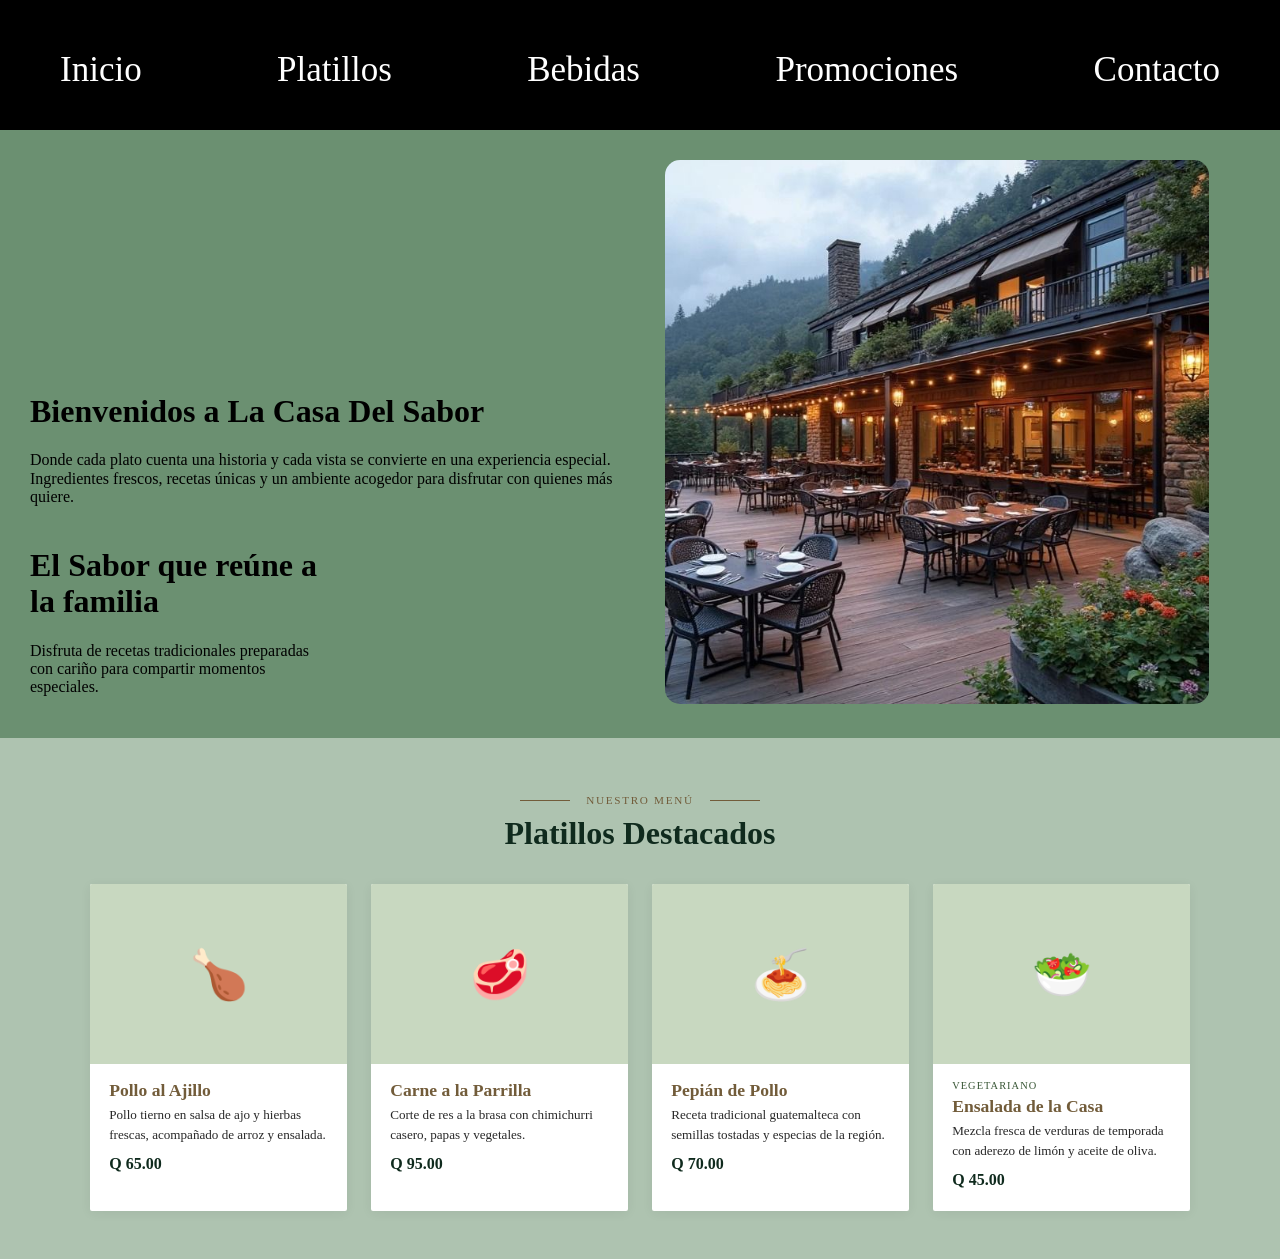
<file: index.html>
<!DOCTYPE html>
<html lang="en">
<head>
    <meta charset="UTF-8">
    <meta name="viewport" content="width=device-width, initial-scale=1.0">
    <title>Document</title>
    <link rel="stylesheet" href="css/normalize.css">
    <link rel="stylesheet" href="css/estilos.css">
</head>
<body>
    <nav class="barra">
        <ul>
            <li><a href="index.html">Inicio</a></li>
            <li><a href="platillos.html">Platillos</a></li>
            <li><a href="bebidas.html">Bebidas</a></li>
            <li><a href="promociones.html">Promociones</a></li>
            <li><a href="contacto.html">Contacto</a></li>
        </ul>
    </nav>
<div class="principal">

    <div class="contenido">
        <h1>Bienvenidos a La Casa Del Sabor</h1>

        <p>
            Donde cada plato cuenta una historia y cada vista se convierte
            en una experiencia especial. Ingredientes frescos, recetas únicas
            y un ambiente acogedor para disfrutar con quienes más quiere.
        </p>

        <div class="contenedor2">
            <h1>El Sabor que reúne a la familia</h1>

            <p>
                Disfruta de recetas tradicionales preparadas con cariño para
                compartir momentos especiales.
            </p>
        </div>
    </div>

    <div class="imagen">
        <img src="img1/La Cabaña.jpg" alt="">
    </div>

</div>

<div class="contenedor-tarjetas">
    <section class="platillos" id="platillos">
  <div class="seccion-header">
    <div class="linea"><span class="etiqueta">Nuestro menú</span></div>
    <h2>Platillos Destacados</h2>
  </div>
  <div class="platillos-grid">
 
    <div class="platillo-card">
      <div class="platillo-img">🍗</div>
      <div class="platillo-info">
        <h3 class="platillo-nombre">Pollo al Ajillo</h3>
        <p class="platillo-desc">Pollo tierno en salsa de ajo y hierbas frescas, acompañado de arroz y ensalada.</p>
        <span class="platillo-precio">Q 65.00</span>
      </div>
    </div>
 
    <div class="platillo-card">
      <div class="platillo-img">🥩</div>
      <div class="platillo-info">
        <h3 class="platillo-nombre">Carne a la Parrilla</h3>
        <p class="platillo-desc">Corte de res a la brasa con chimichurri casero, papas y vegetales.</p>
        <span class="platillo-precio">Q 95.00</span>
      </div>
    </div>
 
    <div class="platillo-card">
      <div class="platillo-img">🍝</div>
      <div class="platillo-info">
        <h3 class="platillo-nombre">Pepián de Pollo</h3>
        <p class="platillo-desc">Receta tradicional guatemalteca con semillas tostadas y especias de la región.</p>
        <span class="platillo-precio">Q 70.00</span>
      </div>
    </div>
 
    <div class="platillo-card">
      <div class="platillo-img">🥗</div>
      <div class="platillo-info">
        <p class="platillo-tag">Vegetariano</p>
        <h3 class="platillo-nombre">Ensalada de la Casa</h3>
        <p class="platillo-desc">Mezcla fresca de verduras de temporada con aderezo de limón y aceite de oliva.</p>
        <span class="platillo-precio">Q 45.00</span>
      </div>
    </div>
 
  </div>
</section>
</div>


</body>
</html>
</file>
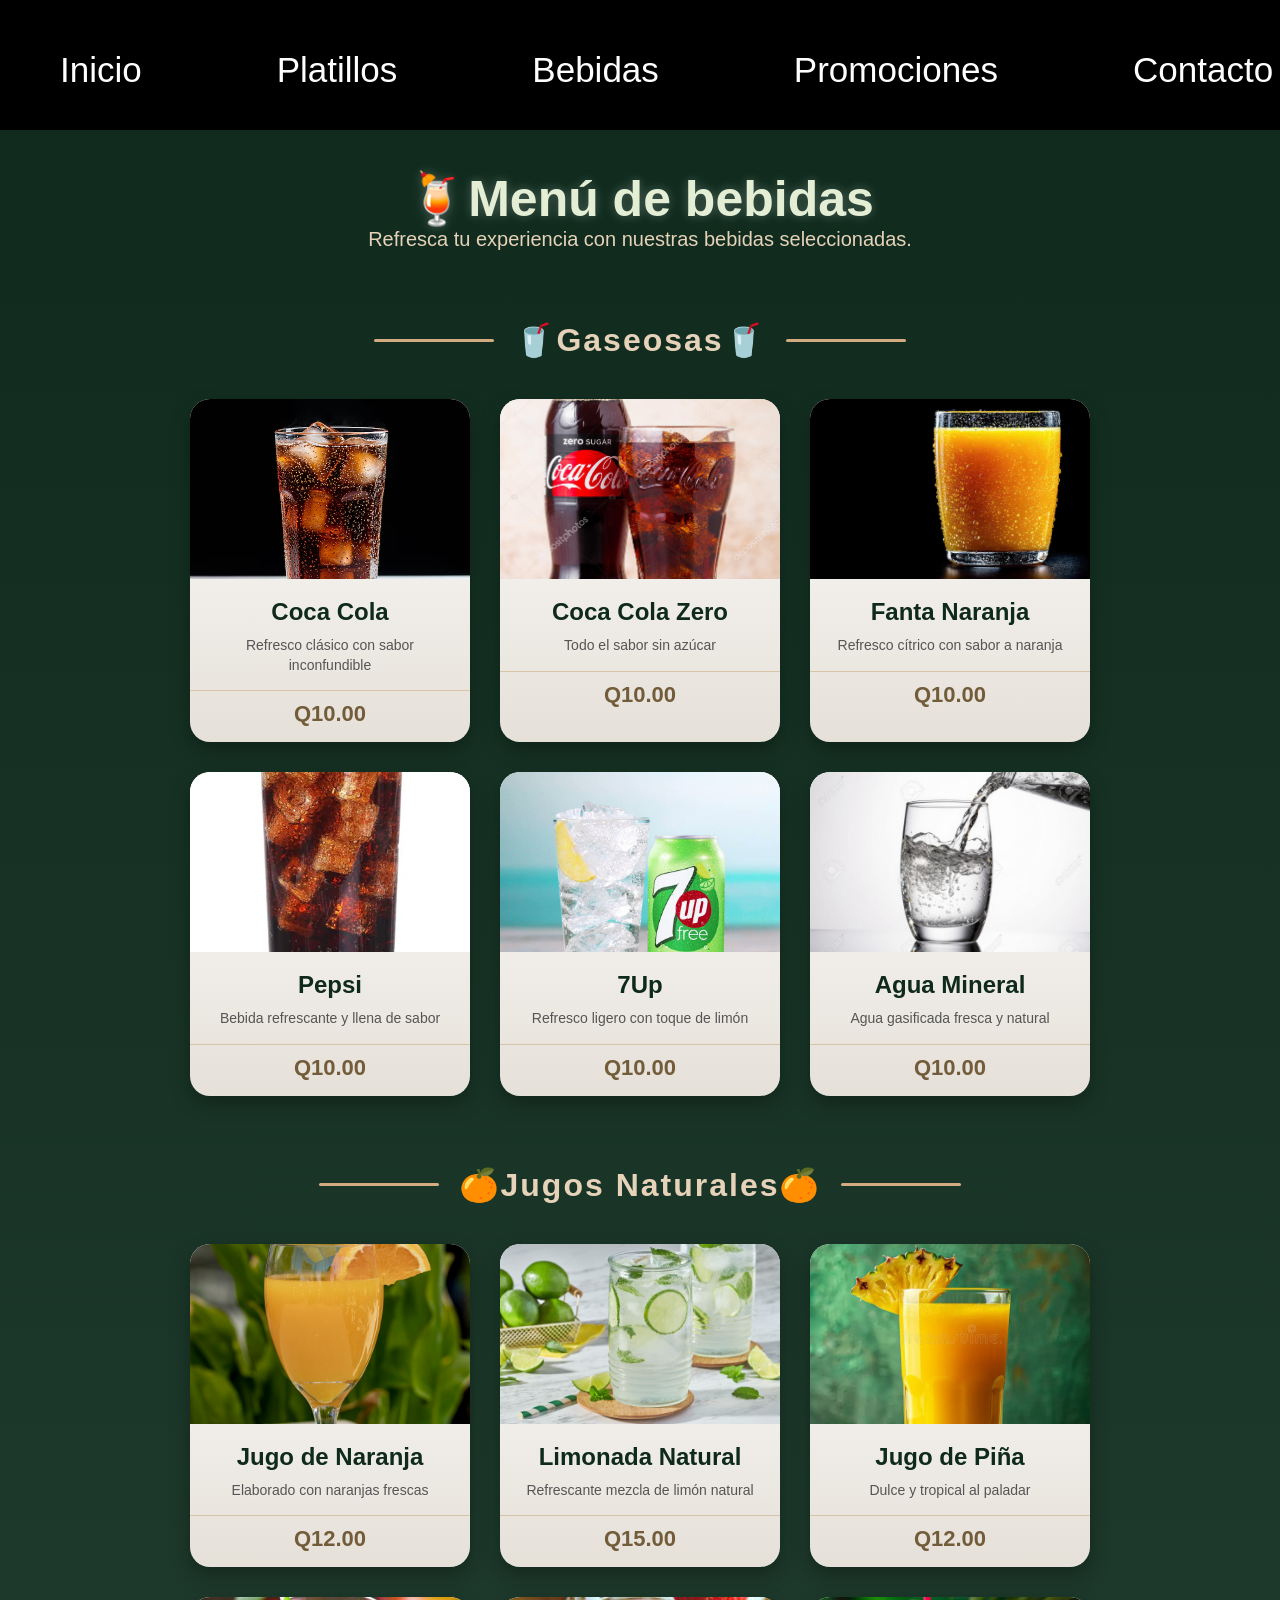
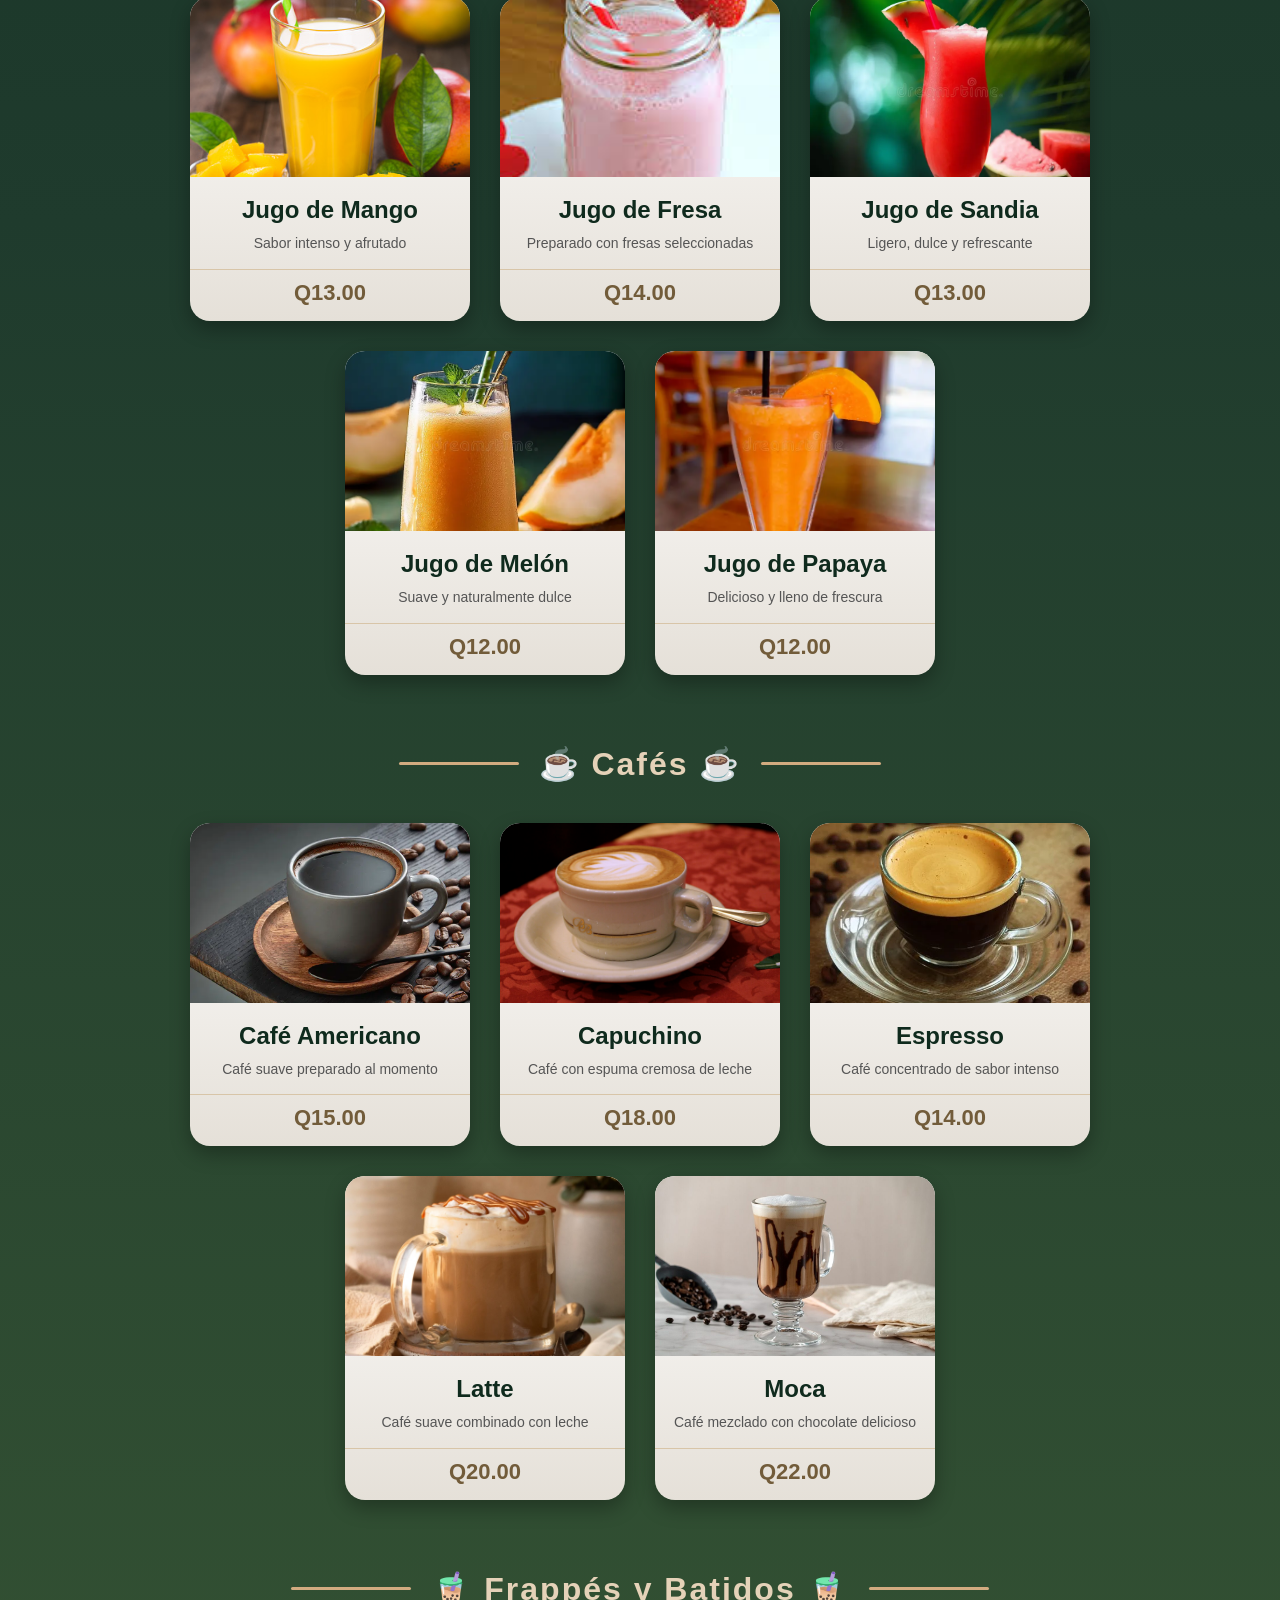
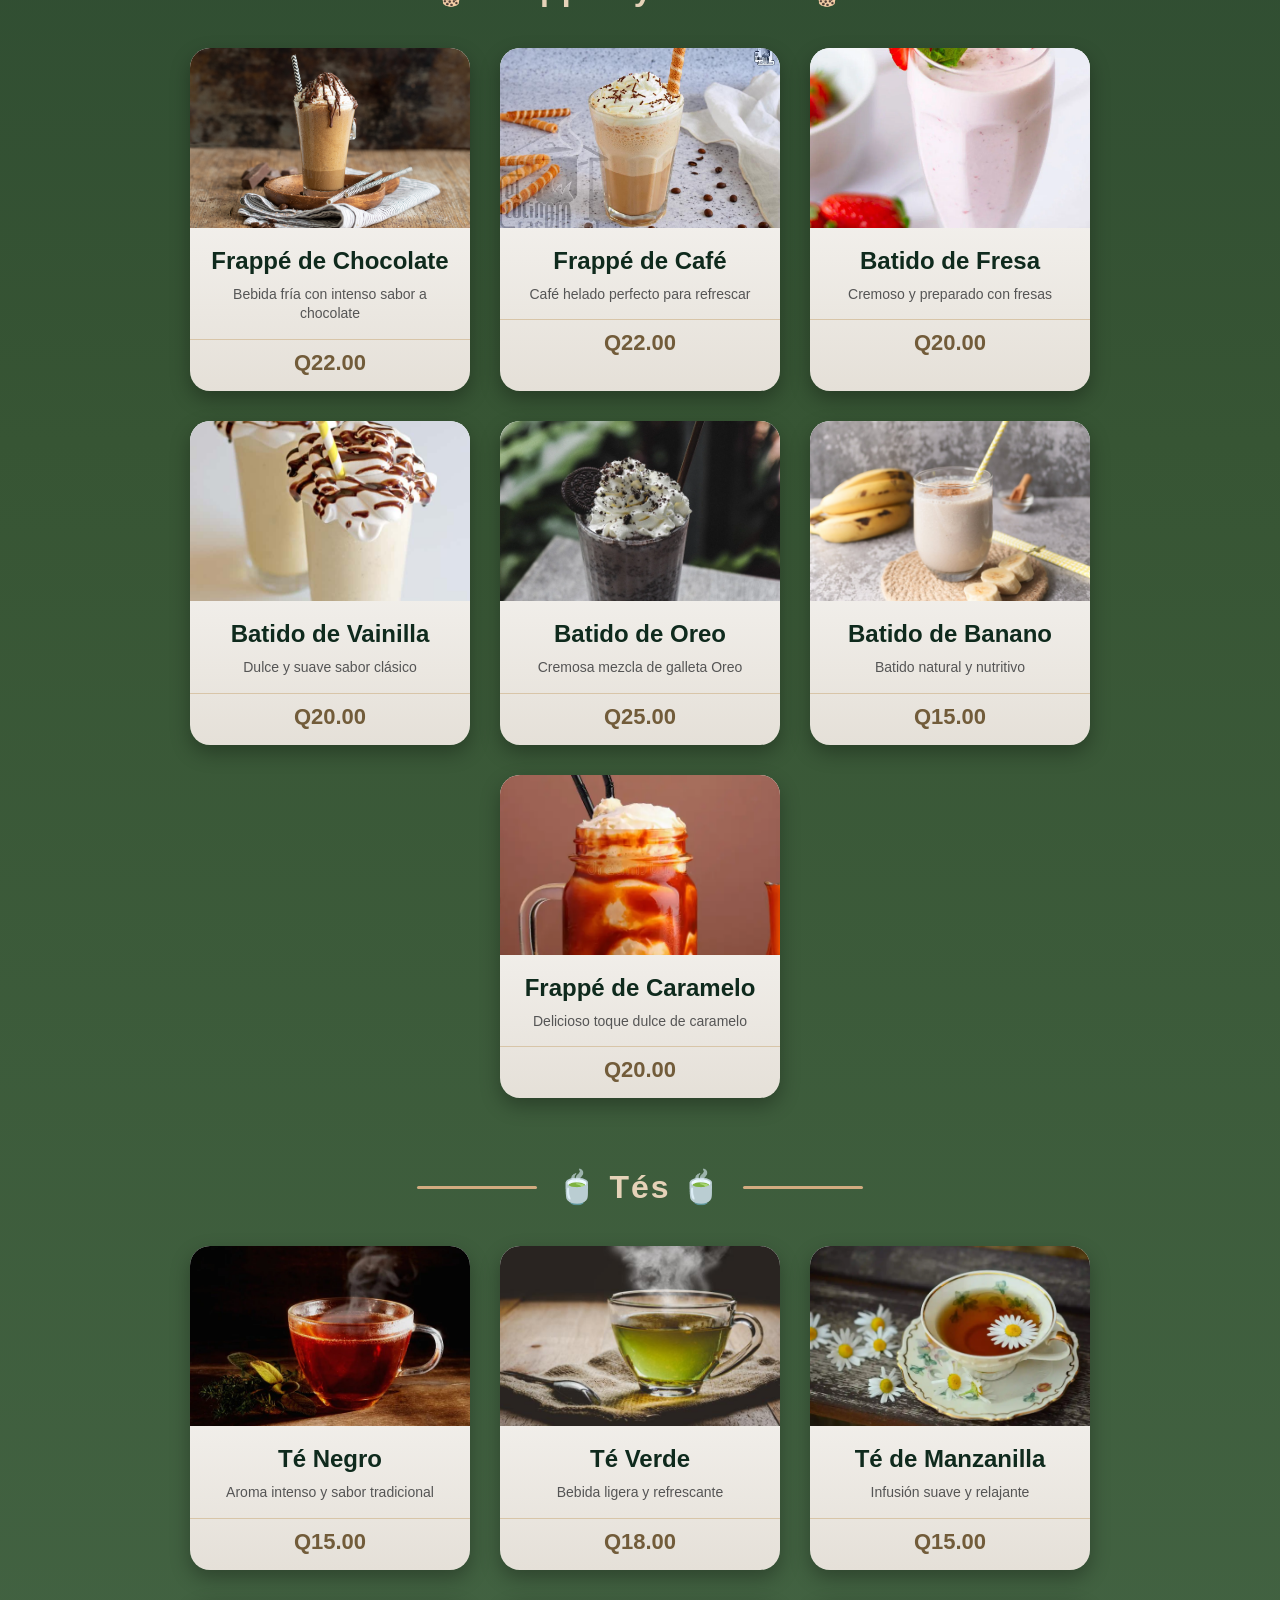
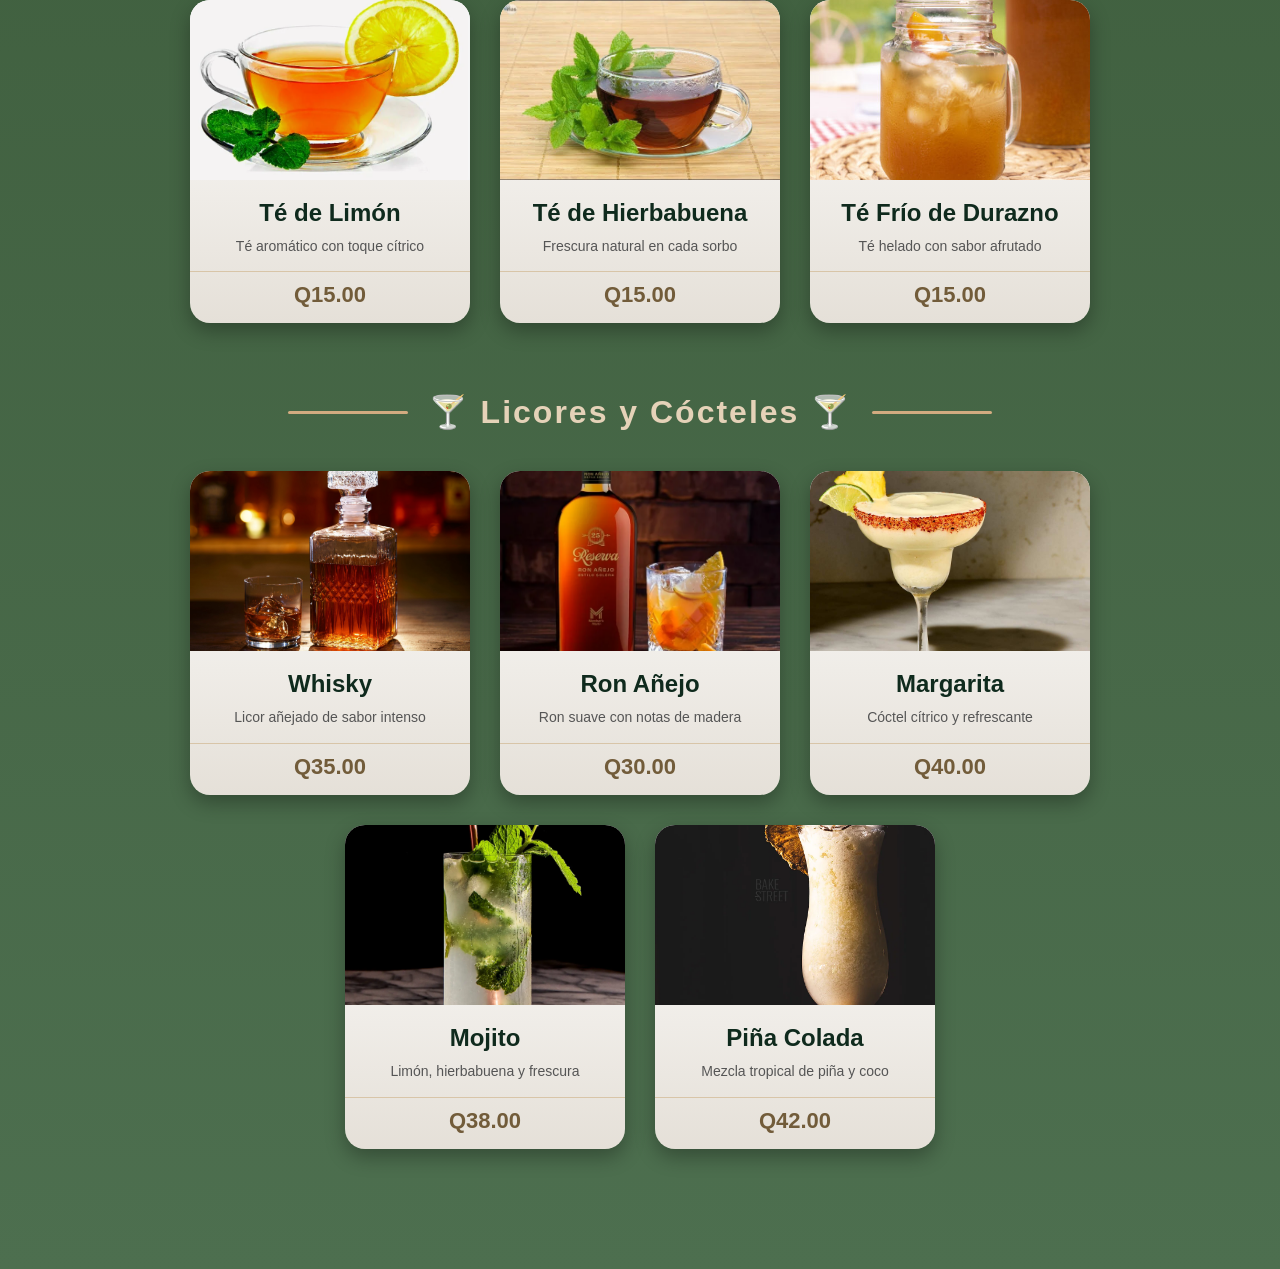
<file: bebidas.html>
<!DOCTYPE html>
<html lang="en">
<head>
    <meta charset="UTF-8">
    <meta name="viewport" content="width=device-width, initial-scale=1.0">
    <title>Document</title>
    
    <link rel="stylesheet" href="css/bebidas.css">
</head>
<body>
    <nav class="barra">
        <ul>
            <li><a href="#">Inicio</a></li>
            <li><a href="#">Platillos</a></li>
            <li><a href="#">Bebidas</a></li>
            <li><a href="#">Promociones</a></li>
            <li><a href="#">Contacto</a></li>
        </ul>
    </nav>

    <section id="bebidas">
        <h2>🍹Menú de bebidas</h2>
        <p class="subtitulo">
    Refresca tu experiencia con nuestras bebidas seleccionadas.
</p>

        <h3 class="categoria">🥤Gaseosas🥤</h3>
        <div class="contenedor-bebidas">
            
            <div class="bebida">
                <img src="vaso-cola-cubitos-hielo_23-2152002414.avif" alt="">
                <h4>Coca Cola</h4>
                <span class="descripcion">Refresco clásico con sabor inconfundible</span>
                <p>Q10.00</p>
            </div>

            <div class="bebida">
                <img src="CocaColaZero.jpg" alt="">
                <h4>Coca Cola Zero</h4>
                <span class="descripcion">Todo el sabor sin azúcar</span>
                <p>Q10.00</p>
            </div>

            <div class="bebida">
                <img src="FantaNaranja.avif" alt="">
                <h4>Fanta Naranja</h4>
                <span class="descripcion">Refresco cítrico con sabor a naranja</span>
                <p>Q10.00</p>
            </div>

            <div class="bebida">
                <img src="Pepsi.jpg" alt="">
                <h4>Pepsi</h4>
                <span class="descripcion">Bebida refrescante y llena de sabor</span>
                <p>Q10.00</p>
            </div>

            <div class="bebida">
                <img src="7Up.jpg" alt="">
                <h4>7Up</h4>
                <span class="descripcion">Refresco ligero con toque de limón</span>
                <p>Q10.00</p>
            </div>

            <div class="bebida">
                <img src="AguaMineral.jpg" alt="">
                <h4>Agua Mineral</h4>
                <span class="descripcion">Agua gasificada fresca y natural</span>
                <p>Q10.00</p>
            </div>
        
        </div>

        <h3 class="categoria">🍊Jugos Naturales🍊</h3>
        <div class="contenedor-bebidas">
            
            <div class="bebida">
                <img src="JugoNaranja.avif" alt="">
                <h4>Jugo de Naranja</h4>
                <span class="descripcion">Elaborado con naranjas frescas</span>
                <p>Q12.00</p>
            </div>

              <div class="bebida">
                <img src="Limonada.avif" alt="">
                <h4>Limonada Natural</h4>
                <span class="descripcion">Refrescante mezcla de limón natural</span>
                <p>Q15.00</p>
            </div>

            <div class="bebida">
                <img src="JugoPiña.webp" alt="">
                <h4>Jugo de Piña</h4>
                <span class="descripcion">Dulce y tropical al paladar</span>
                <p>Q12.00</p>
            </div>

            <div class="bebida">
                <img src="JugoMango.jpg" alt="">
                <h4>Jugo de Mango</h4>
                <span class="descripcion">Sabor intenso y afrutado</span>
                <p>Q13.00</p>
            </div>

            <div class="bebida">
                <img src="JugoFresa.jpg" alt="">
                <h4>Jugo de Fresa</h4>
                <span class="descripcion">Preparado con fresas seleccionadas</span>
                <p>Q14.00</p>
            </div>

            <div class="bebida">
                <img src="JugoSandia.webp" alt="">
                <h4>Jugo de Sandia</h4>
                <span class="descripcion">Ligero, dulce y refrescante</span>
                <p>Q13.00</p>
            </div>

            <div class="bebida">
                <img src="JugoMelon.webp" alt="">
                <h4>Jugo de Melón</h4>
                <span class="descripcion">Suave y naturalmente dulce</span>
                <p>Q12.00</p>
            </div>

            <div class="bebida">
                <img src="JugoPapaya.webp" alt="">
                <h4>Jugo de Papaya</h4>
                <span class="descripcion">Delicioso y lleno de frescura</span>
                <p>Q12.00</p>
            </div>


        </div>

        <h3 class="categoria">☕ Cafés ☕</h3>
        <div class="contenedor-bebidas">
            
            <div class="bebida">
                <img src="CafeAmericano.webp" alt="">
                <h4>Café Americano</h4>
                <span class="descripcion">Café suave preparado al momento</span>
                <p>Q15.00</p>
            </div>

            <div class="bebida">
                <img src="Capuchino.jpg" alt="">
                <h4>Capuchino</h4>
                <span class="descripcion">Café con espuma cremosa de leche</span>
                <p>Q18.00</p>
            </div>

            <div class="bebida">
                <img src="Espresso.webp" alt="">
                <h4>Espresso</h4>
                <span class="descripcion">Café concentrado de sabor intenso</span>
                <p>Q14.00</p>
            </div>

            <div class="bebida">
                <img src="Latte.jpg" alt="">
                <h4>Latte</h4>
                <span class="descripcion">Café suave combinado con leche</span>
                <p>Q20.00</p>
            </div>

            <div class="bebida">
                <img src="Moca.jpg" alt="">
                <h4>Moca</h4>
                <span class="descripcion">Café mezclado con chocolate delicioso</span>
                <p>Q22.00</p>
            </div>

            </div>

            <h3 class="categoria">🧋 Frappés y Batidos 🧋</h3>
        <div class="contenedor-bebidas">

            <div class="bebida">
                <img src="FrappeChocolate.jpg" alt="">
                <h4>Frappé de Chocolate</h4>
                <span class="descripcion">Bebida fría con intenso sabor a chocolate</span>
                <p>Q22.00</p>
            </div>

            <div class="bebida">
                <img src="FrappeCafe.jpeg" alt="">
                <h4>Frappé de Café</h4>
                <span class="descripcion">Café helado perfecto para refrescar</span>
                <p>Q22.00</p>
            </div>

            <div class="bebida">
                <img src="BatidoFresa.webp" alt="">
                <h4>Batido de Fresa</h4>
                <span class="descripcion">Cremoso y preparado con fresas</span>
                <p>Q20.00</p>
            </div>

            <div class="bebida">
                <img src="BatidoVainilla.jpg" alt="">
                <h4>Batido de Vainilla</h4>
                <span class="descripcion">Dulce y suave sabor clásico</span>
                <p>Q20.00</p>
            </div>

            <div class="bebida">
                <img src="BatidoOreo.webp" alt="">
                <h4>Batido de Oreo</h4>
                <span class="descripcion">Cremosa mezcla de galleta Oreo</span>
                <p>Q25.00</p>
            </div>

            <div class="bebida">
                <img src="BatidoBanano.jpg" alt="">
                <h4>Batido de Banano</h4>
                <span class="descripcion">Batido natural y nutritivo</span>
                <p>Q15.00</p>
            </div>

            <div class="bebida">
                <img src="BatidoCaramelo.webp" alt="">
                <h4>Frappé de Caramelo</h4>
                <span class="descripcion">Delicioso toque dulce de caramelo</span>
                <p>Q20.00</p>
            </div>


        </div>

        <h3 class="categoria">🍵 Tés 🍵</h3>
        <div class="contenedor-bebidas">
            
            <div class="bebida">
                <img src="TeNegro.webp" alt="">
                <h4>Té Negro</h4>
                <span class="descripcion">Aroma intenso y sabor tradicional</span>
                <p>Q15.00</p>
            </div>

            <div class="bebida">
                <img src="TeVerde.jpeg" alt="">
                <h4>Té Verde</h4>
                <span class="descripcion">Bebida ligera y refrescante</span>
                <p>Q18.00</p>
            </div>

            <div class="bebida">
                <img src="TeManzanilla.webp" alt="">
                <h4>Té de Manzanilla</h4>
                <span class="descripcion">Infusión suave y relajante</span>
                <p>Q15.00</p>
            </div>

            <div class="bebida">
                <img src="TeLimon.webp" alt="">
                <h4>Té de Limón</h4>
                <span class="descripcion">Té aromático con toque cítrico</span>
                <p>Q15.00</p>
            </div>

            <div class="bebida">
                <img src="TeHierbabuena.jpg" alt="">
                <h4>Té de Hierbabuena</h4>
                <span class="descripcion">Frescura natural en cada sorbo</span>
                <p>Q15.00</p>
            </div>

            <div class="bebida">
                <img src="TeDurazno.jpg" alt="">
                <h4>Té Frío de Durazno</h4>
                <span class="descripcion">Té helado con sabor afrutado</span>
                <p>Q15.00</p>
            </div>

        </div>

        <h3 class="categoria">🍸 Licores y Cócteles 🍸</h3>
        <div class="contenedor-bebidas">
            
            <div class="bebida">
                <img src="Whisky.webp" alt="">
                <h4>Whisky</h4>
                <span class="descripcion">Licor añejado de sabor intenso</span>
                <p>Q35.00</p>
            </div>

            <div class="bebida">
                <img src="RonAñejo.webp" alt="">
                <h4>Ron Añejo</h4>
                <span class="descripcion">Ron suave con notas de madera</span>
                <p>Q30.00</p>
            </div>

            <div class="bebida">
                <img src="Margarita.jpg" alt="">
                <h4>Margarita</h4>
                <span class="descripcion">Cóctel cítrico y refrescante</span>
                <p>Q40.00</p>
            </div>

            <div class="bebida">
                <img src="Mojito.webp" alt="">
                <h4>Mojito</h4>
                <span class="descripcion">Limón, hierbabuena y frescura</span>
                <p>Q38.00</p>
            </div>

            <div class="bebida">
                <img src="PiñaColada.webp" alt="">
                <h4>Piña Colada</h4>
                <span class="descripcion">Mezcla tropical de piña y coco</span>
                <p>Q42.00</p>
            </div>

        </div>



    </section>

</body>
</html>
</file>
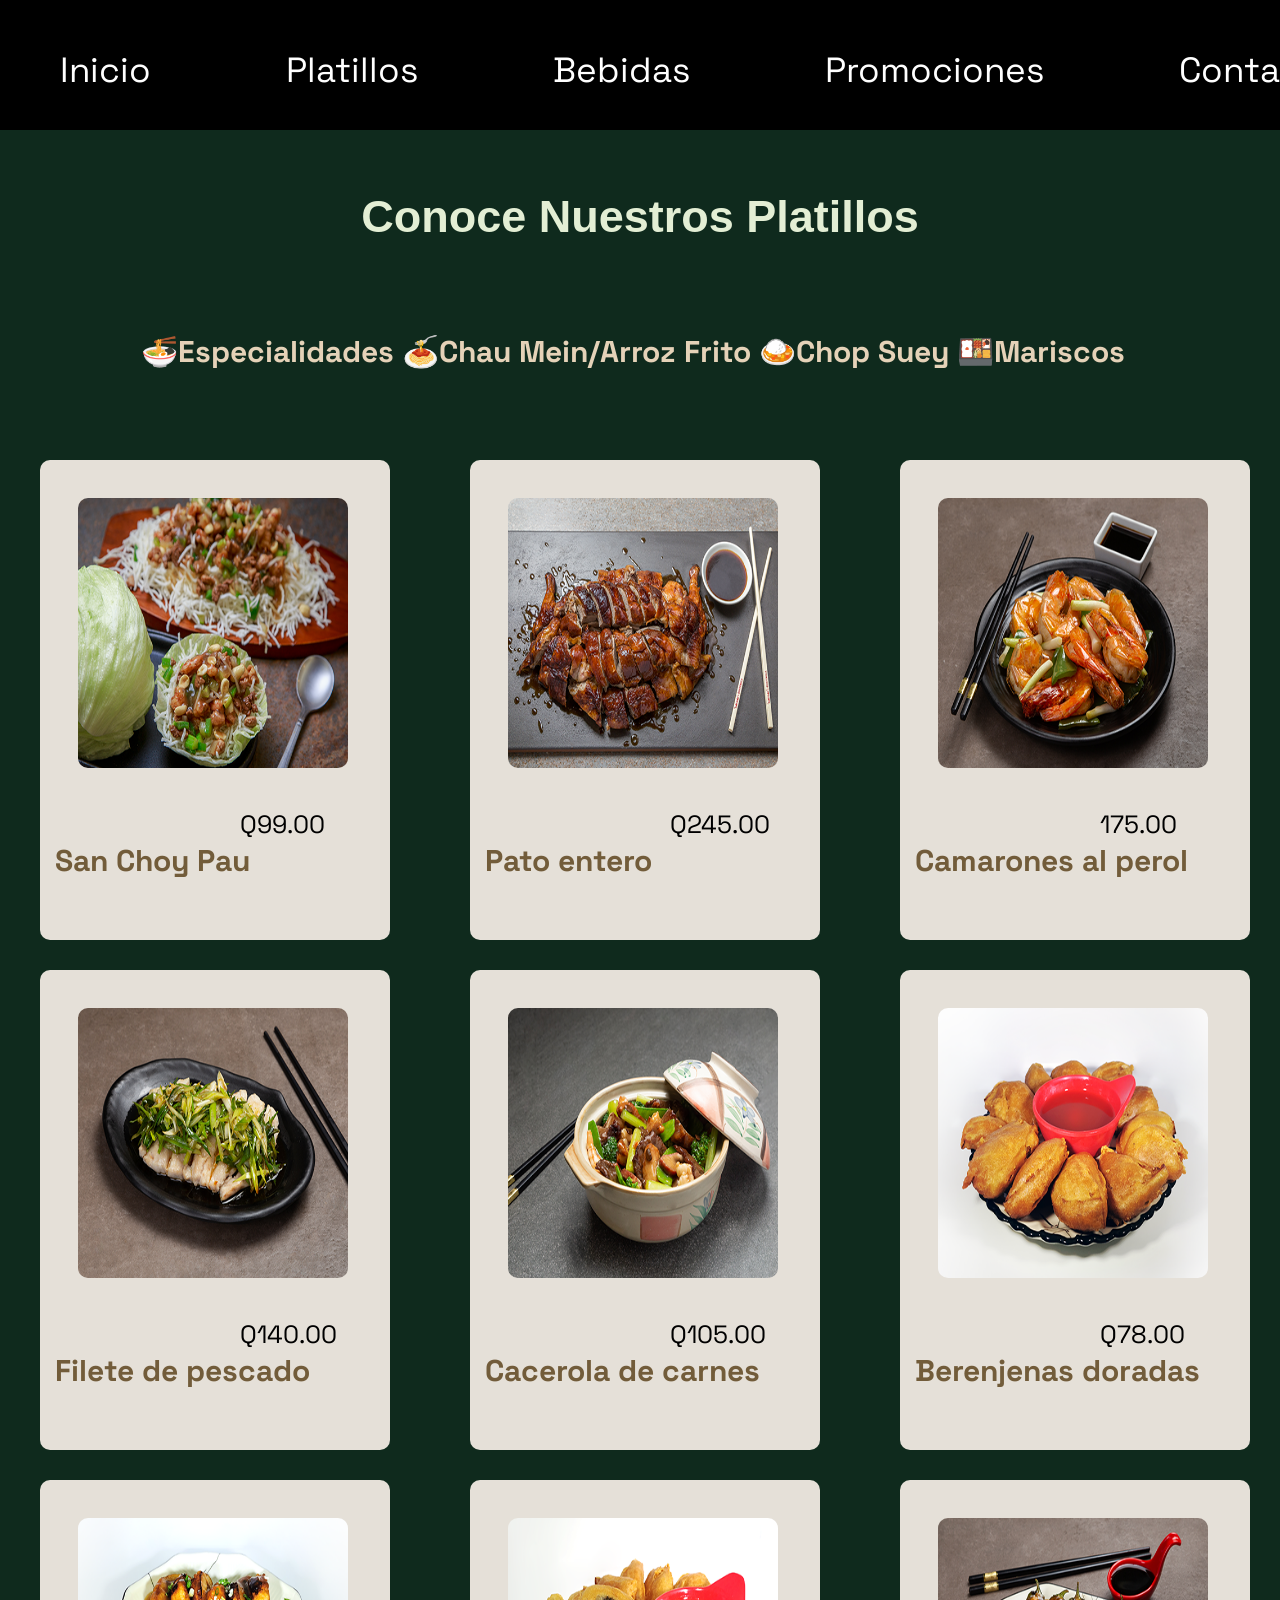
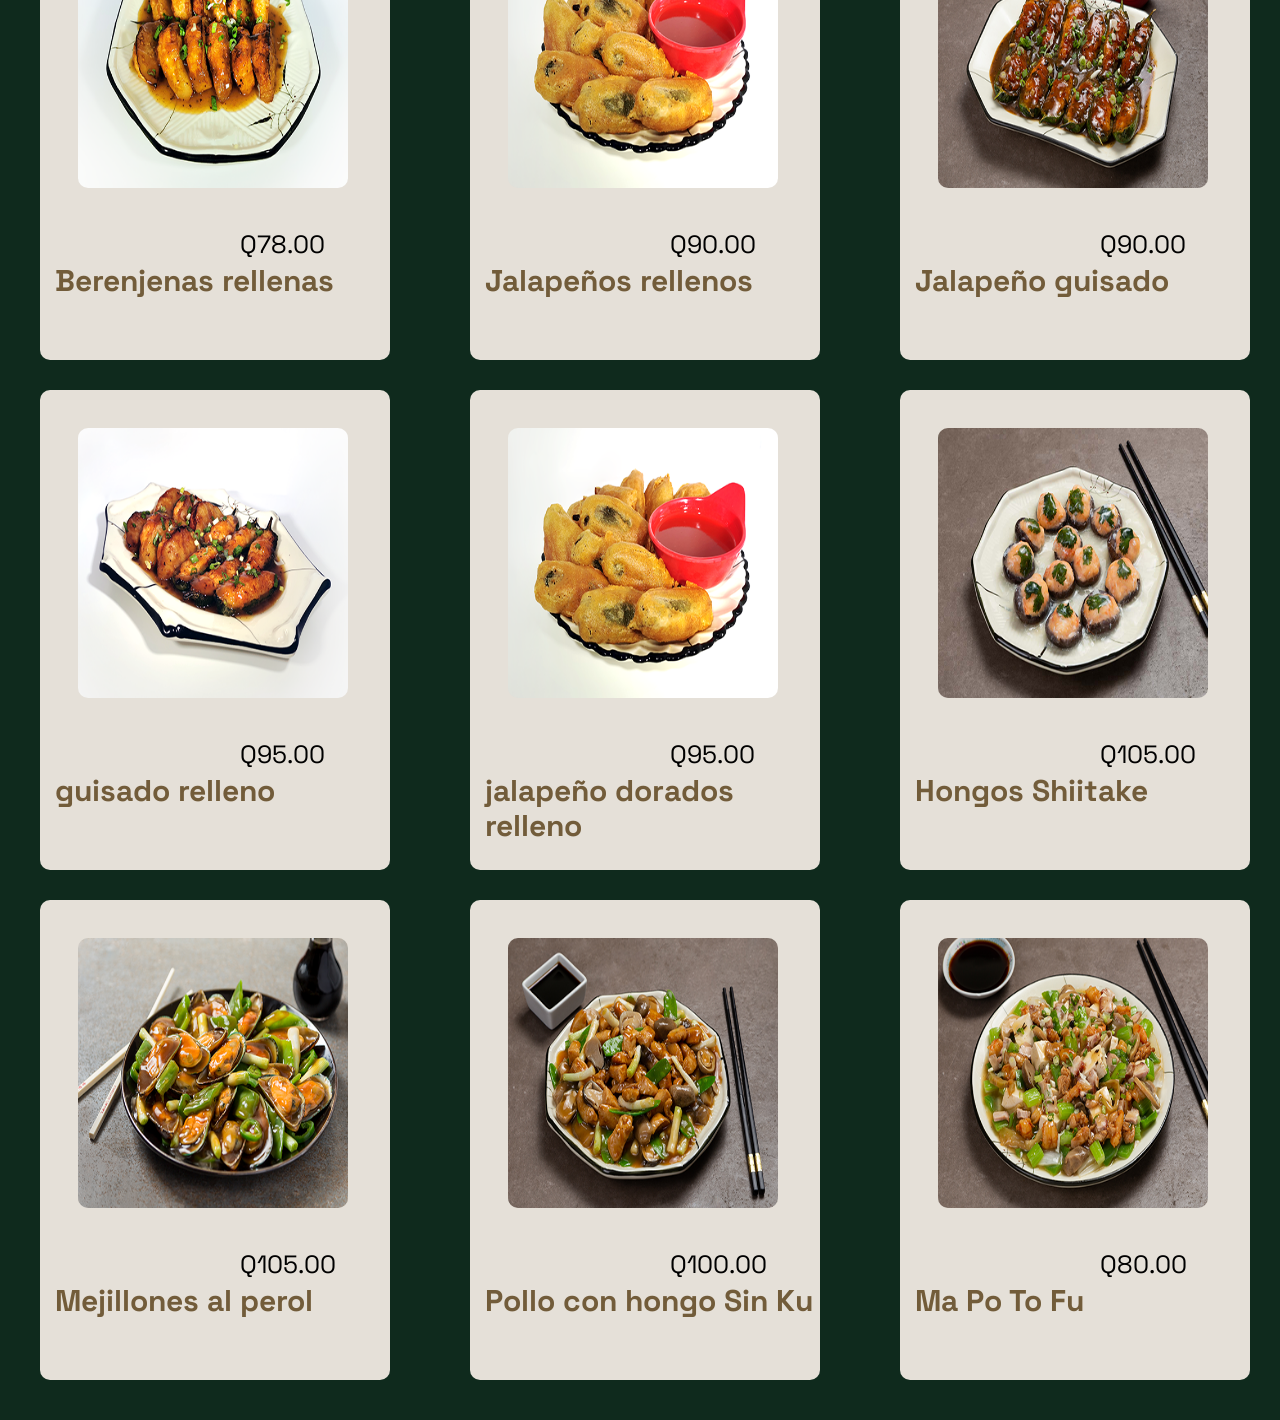
<file: platillos.html>
<!DOCTYPE html>
<html lang="en">
<head>
    <meta charset="UTF-8">
    <meta name="viewport" content="width=device-width, initial-scale=1.0">
    <link rel="preconnect" href="https://fonts.googleapis.com">
<link rel="preconnect" href="https://fonts.gstatic.com" crossorigin>
<link href="https://fonts.googleapis.com/css2?family=Space+Grotesk:wght@300..700&display=swap" rel="stylesheet">

    <title>Document</title>
    <link rel="stylesheet" href="css/normalize.css">
    <link rel="stylesheet" href="css/platillos.css">
</head>
<body>
    <!-- barra nav -->
     <nav class="barra">
        <ul>
            <li><a href="index.html">Inicio</a></li>
            <li><a href="platillos.html">Platillos</a></li>
            <li><a href="bebidas.html">Bebidas</a></li>
            <li><a href="promociones.html">Promociones</a></li>
            <li><a href="contacto.html">Contacto</a></li>
        </ul>
    </nav>
    <!-- resto de contenido -->
     <div class="titulo">
        <h1>Conoce Nuestros Platillos</h1>
        <h3>🍜Especialidades  🍝Chau Mein/Arroz Frito  🍛Chop Suey  🍱Mariscos</h3>
     </div>

    <!-- platillos -->
     <div class="platillos">
        <!-- 1 -->
        <div class="platillo">
            <img src="img/comida1.png" alt="">
            <p>Q99.00 </p>
            <h2>San Choy Pau </h2>
        </div>
        <!-- 2 -->
        <div class="platillo">
            <img src="img/comida2.png" alt="">
            <p>Q245.00</p>
            <h2>Pato entero</h2>
        </div>
        <!-- 3 -->
        <div class="platillo">
            <img src="img/comida3.png" alt="">
            <p>175.00</p>
            <h2>Camarones al perol</h2>
        </div>
        <!-- 4 -->
        <div class="platillo">
            <img src="img/comida4.png" alt="">
            <p>Q140.00</p>
            <h2>Filete de pescado</h2>
        </div>
        <!-- 5 -->
        <div class="platillo">
            <img src="img/comida5.png" alt="">
            <p>Q105.00 </p>
            <h2>Cacerola de carnes</h2>
        </div>
        <!-- 6 -->
        <div class="platillo">
            <img src="img/comida6.png" alt="">
            <p>Q78.00 </p>
            <h2>Berenjenas doradas</h2>
        </div>
        <!-- 7 -->
        <div class="platillo">
            <img src="img/comida7.png" alt="">
            <p>Q78.00 </p>
            <h2>Berenjenas rellenas</h2>
        </div>
        <!-- 8 -->
        <div class="platillo">
            <img src="img/comida8.png" alt="">
            <p>Q90.00 </p>
            <h2>Jalapeños rellenos</h2>
        </div>
        <!-- 9 -->
        <div class="platillo">
            <img src="img/comida9.png" alt="">
            <p>Q90.00 </p>
            <h2>Jalapeño guisado</h2>
        </div>
        <!-- 10 -->
        <div class="platillo">
            <img src="img/comida10.png" alt="">
            <p>Q95.00</p>
            <h2>guisado relleno </h2>
        </div>
        <!-- 11 -->
        <div class="platillo">
            <img src="img/comida11.png" alt="">
            <p>Q95.00</p>
            <h2> jalapeño dorados relleno</h2>
        </div>
        <!-- 12 -->
        <div class="platillo">
            <img src="img/comida12.png" alt="">
            <p>Q105.00</p>
            <h2>Hongos Shiitake </h2>
        </div>
        <!-- 13 -->
        <div class="platillo">
            <img src="img/comida13.png" alt="">
            <p>Q105.00 </p>
            <h2>Mejillones al perol</h2>
        </div>
        <!-- 14 -->
        <div class="platillo">
            <img src="img/comida14.png" alt="">
            <p>Q100.00 </p>
            <h2>Pollo con hongo Sin Ku</h2>
        </div>
        <!-- 15 -->
        <div class="platillo">
            <img src="img/comida16.png" alt="">
            <p>Q80.00</p>
            <h2>Ma Po To Fu</h2>
        </div>
     </div>
</body>
</html>
</file>
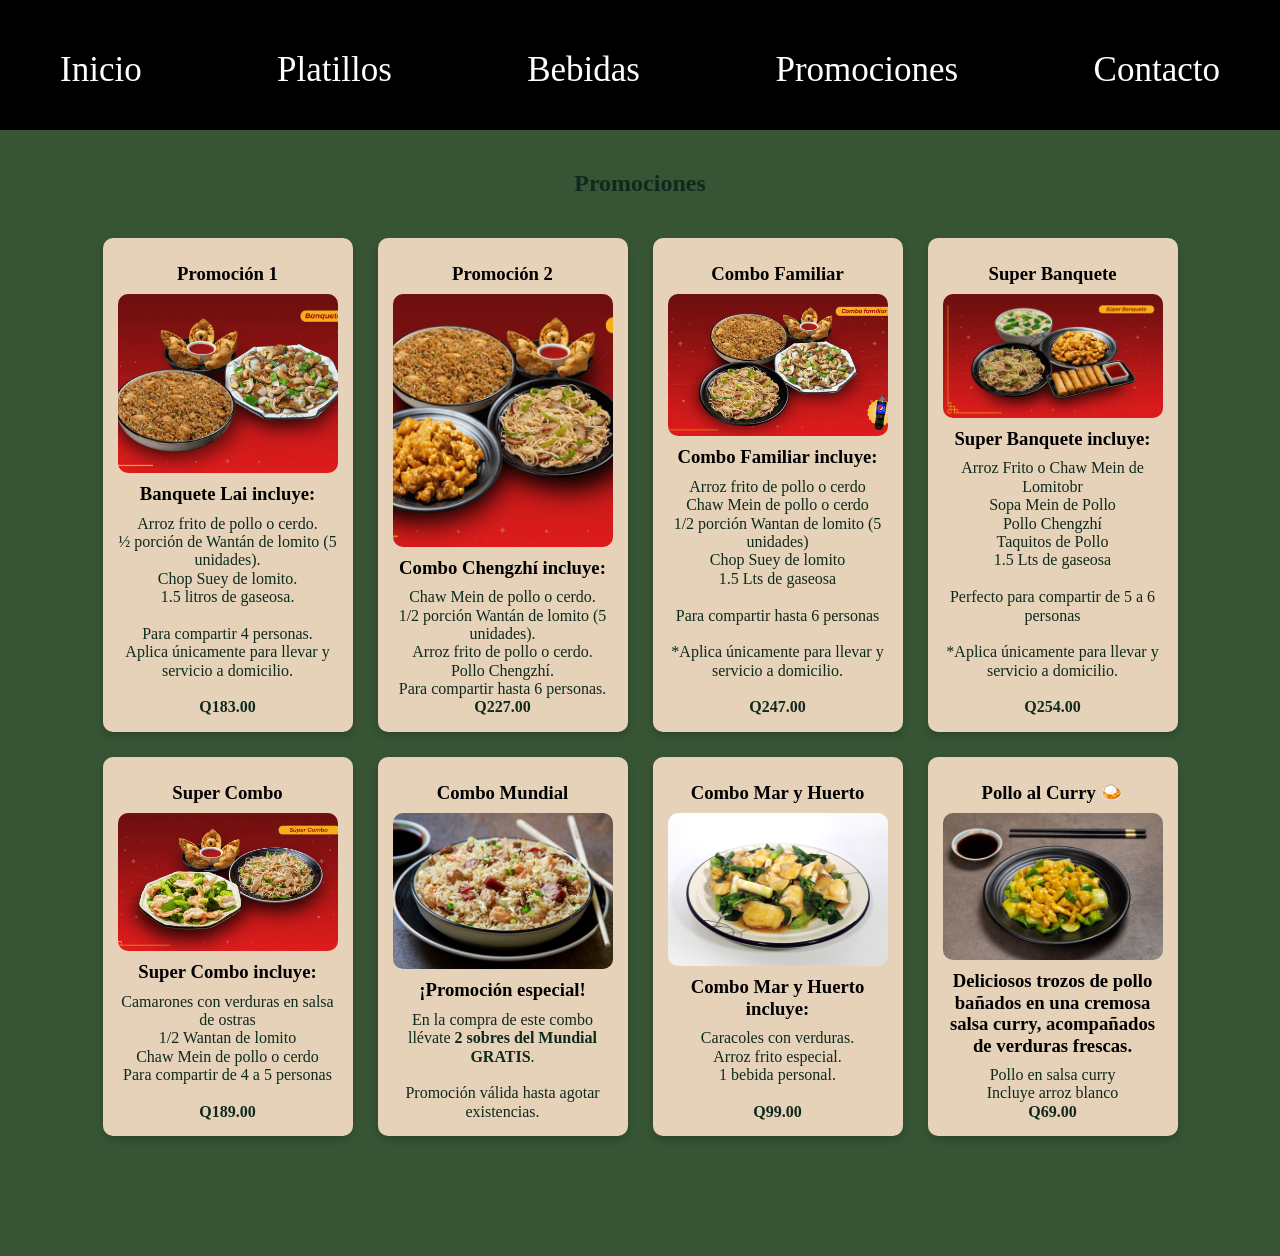
<file: promociones.html>
<!DOCTYPE html>
<html lang="en">
<head>
    <meta charset="UTF-8">
    <meta name="viewport" content="width=device-width, initial-scale=1.0">
    <title>Document</title>

    <link rel="stylesheet" href="css/normalize.css">
    <link rel="stylesheet" href="css/promociones.css">
</head>

<body>

    <nav class="barra">
        <ul>
            <li><a href="#">Inicio</a></li>
            <li><a href="#">Platillos</a></li>
            <li><a href="#">Bebidas</a></li>
            <li><a href="#">Promociones</a></li>
            <li><a href="#">Contacto</a></li>
        </ul>
    </nav>

    <section class="promociones">

        <h2>Promociones</h2>

        <div class="grid">

            <div class="card">
                <h3>Promoción 1</h3>

                <img src="img6/Banquete Lai Lai_Web2025.7e352b43.png" alt="">

                <h3>Banquete Lai incluye:</h3>

                <p>
                    Arroz frito de pollo o cerdo.<br>
                    ½ porción de Wantán de lomito (5 unidades).<br>
                    Chop Suey de lomito.<br>
                    1.5 litros de gaseosa.<br><br>

                    Para compartir 4 personas.<br>
                    Aplica únicamente para llevar y servicio a domicilio.<br><br>

                    <strong>Q183.00</strong>
                </p>
            </div>

            <div class="card">
                <h3>Promoción 2</h3>

                <img src="img6/combo2.png" alt="">

                <h3>Combo Chengzhí incluye:</h3>

                <p>
                    Chaw Mein de pollo o cerdo.<br>
                    1/2 porción Wantán de lomito (5 unidades).<br>
                    Arroz frito de pollo o cerdo.<br>
                    Pollo Chengzhí.<br>

                    Para compartir hasta 6 personas.<br>

                    <strong>Q227.00</strong>
                </p>
            </div>

            <div class="card">
                <h3>Combo Familiar</h3>
                <img src="img6/combofam.png" alt="">
                <h3>Combo Familiar incluye:</h3>
                <p>Arroz frito de pollo o cerdo <br>
                Chaw Mein de pollo o cerdo <br>
                1/2 porción Wantan de lomito (5 unidades) <br>
                Chop Suey de lomito <br>
                1.5 Lts de gaseosa <br><br>
                    Para compartir hasta 6 personas<br><br>
                    *Aplica únicamente para llevar y servicio a domicilio.<br><br>
                    <strong>Q247.00</strong>
             </p>
            </div>

            <div class="card">
                <h3>Super Banquete</h3>
                <img src="img6/superback.png" alt="">
                <h3>Super Banquete incluye:</h3>
                <p>
                    Arroz Frito o Chaw Mein de Lomitobr<br>
                    Sopa Mein de Pollo <br>
                    Pollo Chengzhí <br>
                    Taquitos de Pollo <br>
                    1.5 Lts de gaseosa <br><br>
                    Perfecto para compartir de 5 a 6 personas<br><br>
                    *Aplica únicamente para llevar y servicio a domicilio.<br><br>
                    <strong>Q254.00</strong>
                </p>
            </div>

            <div class="card">
                <h3>Super Combo</h3>
                <img src="img6/combo5.png" alt="">
                <h3>Super Combo incluye:</h3>
                <p>
                    Camarones con verduras en salsa de ostras<br>
                    1/2 Wantan de lomito<br>
                    Chaw Mein de pollo o cerdo<br>
                    Para compartir de 4 a 5 personas<br><br>
                    <strong>Q189.00</strong>
                </p>

            </div>

            <div class="card">
                <h3>Combo Mundial</h3>
                <img src="img6/mundial.png" alt="">
                <h3>¡Promoción especial!</h3>
                <p>En la compra de este combo llévate <strong>2 sobres del Mundial GRATIS</strong>.<br><br>
                Promoción válida hasta agotar existencias.</p>
            </div>

            <div class="card">
                <h3>Combo Mar y Huerto</h3>
                <img src="img6/especies.png" alt="">
                <h3>Combo Mar y Huerto incluye:</h3>
                <p>Caracoles con verduras.<br>
                Arroz frito especial.<br>
             1 bebida personal.<br><br>
             <strong>Q99.00</strong></p>

            </div>

            <div class="card">
                <h3>Pollo al Curry 🍛</h3>
                <img src="img6/pollo.png" alt="">
                <h3> Deliciosos trozos de pollo bañados en una cremosa salsa curry, acompañados de verduras frescas.</h3>
                <p>Pollo en salsa curry <br>
                Incluye arroz blanco <br>
            <strong>Q69.00</strong></p>
            </div>
        </div>

    </section>

</body>
</html>
</file>
<file: css/estilos.css>
:root{
    --fuente-principal: Arial, Helvetica, sans-serif;
    --fuente-secundario: 'cursive';
    --primer-color: #0F2A1D;
    --segundo-color: #375534;
    --cuarto-color: #6B9071;
    --quinto-color: #AEC3B0;
    --sexto-color: #E3EED4;
    --octavo-color: #E5E0D8;
    --decimo-color: #D2AB80;
    --decimoprimer-color: #E5D2B8;
    --decimosegundo-color: #725C3A;
 
}
 
*{
    margin: 0;
    padding: 0;
}
 
body{
    background-color: var(--cuarto-color);
}
 
/* Estilo de la barra nav */

.barra{
    display: grid;
    width: 100%;
    height: 0 auto;
    margin: 0 auto;
    background-color: rgb(0, 0, 0); 
}
ul{
    display: grid;
    justify-content: center;
    align-items: center;
    gap: 15px;
    width: 100%;
    height: 70%;
}
li a:hover{
    background-color: white;
    border-radius: 10px;
    cursor: pointer;
}
a:hover{
    color: #375534;
}
li{
    margin-top: 5px;
    margin-bottom: 5px;
}

ul li a{
    color: white;
    text-decoration: none;
    font-size: 30px;
    font-family: var(--fuente-secundaria);
}
 
 
/* Contenedor de las letras */
.principal{
    display: flex;
    align-items: center;
    justify-content: space-between;
    padding: 30px;
    gap: 50px;
}
 
.contenido{
    margin-top: 200px;
    width: 50%;
}
 
.contenedor2{
    margin-top: 40px;
    width: 50%;
}
 
 
/* Imagen a la derecha */
.imagen{
    width: 50%;
}
 
.imagen img{
    width: 93%;
    border-radius: 15px;
}
 
 
/* titulo del menú */
.seccion-header {
    text-align: center;
    padding: 3.5rem 1rem 2rem;
  }
.seccion-header .linea {
    display: flex;
    align-items: center;
    justify-content: center;
    gap: 1rem;
    margin-bottom: 0.5rem;
  }
.seccion-header .linea::before,
.seccion-header .linea::after {
    content: '';
    height: 1px;
    width: 50px;
    background: var(--decimosegundo-color);
  }
.seccion-header .etiqueta {
    font-size: 0.7rem;
    color: var(--decimosegundo-color);
    letter-spacing: 0.15em;
    text-transform: uppercase;
  }
.seccion-header h2 {
    font-family: 'Playfair Display', serif;
    font-size: 2rem;
    color: var(--primer-color);
  }
 
 
/* Contenedor donde estan los platillos */
 
 
.platillos { 
    background: var(--quinto-color); 
    padding-bottom: 3rem; 
}
 
  .platillos-grid {
    display: grid;
    grid-template-columns: repeat(auto-fit, minmax(220px, 1fr));
    gap: 1.5rem;
    max-width: 1100px;
    margin: 0 auto;
    padding: 0 2rem;
  }
 
  .platillo-card {
    background: #fff;
    border-radius: 2px;
    overflow: hidden;
    box-shadow: 0 2px 12px rgba(0,0,0,0.06);
    transition: transform 0.2s, box-shadow 0.2s;
  }
  .platillo-card:hover { 
    transform: translateY(-4px); 
    box-shadow: 0 8px 24px rgba(0,0,0,0.1); 
}
 
  .platillo-img {
    width: 100%;
    height: 180px;
    object-fit: cover;
    background: #c8d8c0;
    display: flex;
    align-items: center;
    justify-content: center;
    font-size: 3rem;
  }
 
 
  /* Información del platillo centradito */
  .platillo-info { 
    padding: 1rem 1.2rem 1.4rem; 
}
 
 
/* Nombre del platillo de arriba */
  .platillo-tag {
    font-size: 0.65rem;
    text-transform: uppercase;
    letter-spacing: 0.1em;
    color: var(--segundo-color);
    margin-bottom: 4px;
  }
 
 
  /* Nombre del platillo del medio */
  .platillo-nombre {
    font-family: 'Playfair Display', serif;
    font-size: 1.1rem;
    color: var(--decimosegundo-color);
    margin-bottom: 5px;
  }
 
 
  /* Información del los menús */
  .platillo-desc {
    font-size: 0.82rem;
    color: #282828;
    line-height: 1.5;
    margin-bottom: 10px;
  }
 
 
  /* Precio del menú */
  .platillo-precio {
    font-size: 1rem;
    font-weight: 700;
    color: var(--primer-color);
  }
 
 



@media (max-width: 767px) {
    .barra {
        height: auto;
        padding: 8px 0;
        width: 100%;       
    }
    ul {
        height: auto;
        flex-direction: column;
        justify-content: center;
        align-items: flex-start;
        gap: 0;
        padding: 0;
        width: 100%;       
    }
    li {
        margin: 0 !important;
        padding: 12px 20px;
        width: 100%;
        box-sizing: border-box;
    }
    li:hover {
        border-radius: 0;
    }
    ul li a {
        font-size: 16px;
    }

     .principal {
        flex-direction: column;
        gap: 15px;
        padding: 15px;
    }
    .contenido {
        margin-top: 0 !important;
        width: 100%;
    }
    .imagen {
        width: 100%;
        overflow: hidden;
    }
    .imagen img {
        width: 100%;
        max-width: 96%;
        box-sizing: border-box;
    }
    .contenedor2 {
        width: 100%;
    }
}

@media (min-width: 768px) and (max-width: 1023px) {
    .barra {
        height: auto;
        padding: 8px 0;
        width: 100%;        
    }
    ul {
        flex-direction: column;
        height: auto;
        align-items: flex-start;
        padding: 0;
        gap: 0;
        width: 100%;        
    }
    li {
        margin: 0 !important;
        padding: 14px 25px;
        width: 100%;
        box-sizing: border-box;
    }
    li:hover {
        border-radius: 0;
    }
    ul li a {
        font-size: 18px;
    }
}
@media(min-width:1024px){

/* barra */
.barra{
    width: 100%;
    height: 130px;
    background-color: rgb(0, 0, 0); 
}
ul{
    display: grid;
    display: flex;
    justify-content: space-between;
    align-items: center;
    height: 140px;
    
}
li{
    margin: 60px;
}
ul li a{
    font-size: 35px;
}
}
</file>
<file: css/bebidas.css>
*{
    padding: 0;
    margin: 0;
}
body{

    margin: 0;
    font-family: Arial, Helvetica, sans-serif;

    background: linear-gradient(
        180deg,
        #0F2A1D 0%,
        #1f3b2d 30%,
        #375534 60%,
        #4d6f4f 100%
    );
}

.barra{
    width: 100%;
    height: 0 auto;
    margin: 0 auto;
    background-color: rgb(0, 0, 0); 
}
ul{
    display: grid;
    justify-content: center;
    align-items: center;
    gap: 15px;
    width: 100%;
    height: 70%;
}
li:hover{
    background-color: white;
    border-radius: 10px;
    cursor: pointer;
}
a:hover{
    color: #375534;
}
li{
    margin-top: 5px;
    margin-bottom: 5px;
}

ul li a{
    color: white;
    text-decoration: none;
    font-size: 30px;
    font-family: var(--fuente-secundaria);
}

/* Titulo */
#bebidas{
    padding: 40px;
    margin-bottom: 80px;
}

.subtitulo{
    text-align: center;
    color: #E5D2B8;
    font-size: 20px;
    margin-bottom: 50px;
}

#bebidas h2{
    text-align: center;
    font-size: 50px;
    color: #E3EED4;
    text-shadow:
        0 0 10px rgba(255,255,255,.2),
        0 0 20px rgba(255,255,255,.1);
}

/* Categorias */
.categoria{
    display: flex;
    align-items: center;
    justify-content: center;
    gap: 20px;

    color: #E5D2B8;
    font-size: 32px;
    margin: 70px 0 40px;
    letter-spacing: 2px;
}

.categoria::before,
.categoria::after{
    content: "";
    width: 120px;
    height: 3px;
    background-color: #D2AB80;
    border-radius: 5px;
}

/* Contenedor */
.contenedor-bebidas{
    display: flex;
    justify-content: center;
    flex-wrap: wrap;
    gap: 30px;

}

/* tarjetas */
.bebida{
    text-align: center;
    width: 280px;
    padding-bottom: 15px;
    background: linear-gradient(
        180deg,
        #ffffff,
        #E5E0D8
    );
    border-radius: 20px;
    overflow: hidden;
    box-shadow: 0px 8px 20px rgba(0,0,0,.3);

    transition: all 0.4s ease;
}

.bebida:hover{
    transform: translateY(-10px);
    box-shadow: 0 10px 25px rgba(0, 0, 0, 0.3);
    border-radius: 30px;
}

/* imagenes */
.bebida img{
    width: 100%;
    height: 180px;
    object-fit: cover;
    transition: transform 0.5s ease;
}

.bebida:hover img{
    transform: scale(1.1);
}

/* Nombre */
.bebida h4{
    text-align: center;
    color: #0f2a1d;
    margin: 15px 0 10px;
    font-size: 24px;
    font-weight: bold;
}

/* Precio */
.bebida p{
    color: #725C3A;
    font-size: 22px;
    font-weight: bold;
    text-align: center;
    margin-top: 15px;
    
    border-top: 1px solid #d8c5a8;
    padding-top: 10px;
}

.descripcion{
    display: block;
    text-align: center;
    color: #555;
    font-size: 14px;
    padding: 0 15px;
    margin-bottom: 10px;
    line-height: 1.4;
}
@media(min-width:1024px){

/* barra */
.barra{
    width: 100%;
    height: 130px;
    background-color: rgb(0, 0, 0); 
}
ul{
    display: grid;
    display: flex;
    justify-content: space-between;
    align-items: center;
    height: 140px;
    
}
li{
    margin: 60px;
}
ul li a{
    font-size: 35px;
}
}

@media(max-width:768px){
    .barra{
        display: flex;
    }
}
</file>
<file: css/platillos.css>
*{
    margin: 0;
    padding: 0;
    box-sizing: border-box;
}
:root{
    --fuente-principal: "Arial, Helvetica, sans-serif";
    --fuente-secundaria:"Space Grotesk", sans-serif;
    --primer-color: #0F2A1D;
    --segundo-color: #375534;
}

body{
    background-color: #0F2A1D;
}

/* barra nav */
.barra{
    width: 100%;
    height: 0 auto;
    margin: 0 auto;
    background-color: rgb(0, 0, 0); 
}
ul{
    display: grid;
    justify-content: center;
    align-items: center;
    gap: 15px;
    width: 100%;
    height: 70%;
}
li:hover{
    background-color: white;
    border-radius: 10px;
    cursor: pointer;
}
a:hover{
    color: #375534;
}
li{
    margin-top: 5px;
    margin-bottom: 5px;
}

ul li a{
    color: white;
    text-decoration: none;
    font-size: 30px;
    font-family: var(--fuente-secundaria);
}

/* contenido */
.titulo{
    display: grid;
    justify-content: center;
    align-items: center;
    width: 100%;
    height: 270px;
    color: var(--octavo-color);
    color: whitesmoke;
    text-align: center;
    font-family: var(--fuente-secundaria);
}
h1{
text-align: center;
    font-size: 50px;
    color: #E3EED4;
}
h3{
    margin-right: 15px;
    font-size: 18px;
    color: #E5D2B8;
}
/* platillos */

.platillos{
    display: grid;
    grid-template-columns: repeat(2, 1fr);
    margin-top: 40px;
    margin-bottom: 40px;
    gap: 20px;
    width: 100%;
    height: 100%;
}
.platillo{
    margin-left: 20px;
    margin-top: 20px;
    width: 135px;
    height: 210px;
    background-color: #E5E0D8;
    border-radius: 10px;
}
h2{
    text-align: left;
    font-family: var(--fuente-secundaria);
    font-size: 15px;
    margin: 5px;
    margin-left: 15px;
    color: #725C3A;
}
p{
    margin-left: 75PX;
    font-family: var(--fuente-secundaria);
    font-size: 15px;
}
img{
    width: 105px;
    height: 105px;
    margin: 15px;
    border-radius: 10px;
    transition: transform 1s ease;
}
img:hover{
    transform: scale(1.1);
    transition: transform 1s ease;
}
@media(min-width:768px){
h1{
 font-size: 35px;
 font-family:Arial, Helvetica, sans-serif;
}
h3{
    font-size: 21px;
}

.platillos{
    display: grid;
    grid-template-columns: repeat(3, 1fr);
    gap: 10px;
}
.platillo{
    margin-left: 35px;
    margin-top: 20px;
    width: 173px;
    height: 259px;
    
}

img{
    width: 130px;
    height: 130px;
    margin: 22px;
}
h2{
    text-align: left;
    font-size: 19px;
    margin: 5px;
    margin-left: 15px;
}
p{
    margin-left: 75PX;
    font-family: var(--fuente-secundaria);
    font-size: 15px;
}
}

@media(min-width:1024px){

/* barra */
.barra{
    width: 100%;
    height: 130px;
    background-color: rgb(0, 0, 0); 
}
ul{
    display: grid;
    display: flex;
    justify-content: space-between;
    align-items: center;
    height: 140px;
    
}
li{
    margin: 60px;
}
ul li a{
    font-size: 35px;
}

/* contenido */

h1{
 font-size: 45px;
}
h3{
    font-size: 30px;
}

.platillos{
    display: grid;
    grid-template-columns: repeat(3, 1fr);
    gap: 10px;
}
.platillo{
    margin-left: 40px;
    margin-top: 20px;
    width: 350px;
    height: 480px;
    
}

img{
    width: 270px;
    height: 270px;
    margin: 38px;
}
h2{
    text-align: left;
    font-size: 30px;
    margin: 5px;
    margin-left: 15px;
}
p{
    margin-left: 200PX;
    font-family: var(--fuente-secundaria);
    font-size: 25px;
}
}
</file>
<file: css/promociones.css>
* {
    margin: 0;
    padding: 0;
    ;
}


:root{
    --fuente-principal: "Arial, Helvetica, sans-serif";
    --fuente-secundario: "cursive";
    --primer-color: #0F2A1D;
    --segundo-color: #375534;
    --cuarto-color: #6B9071;
    --quinto-color: #AEC3B0;
    --sexto-color: #E3EED4;
    --octavo-color: #E5E0D8;
    --decimo-color: #D2AB80;
    --decimoprimer-color: #E5D2B8;
    --decimosegundo-color: #725C3A;
        
    }
    body{
        font-family: var(--fuente-principal);
        background-color:var(--segundo-color);
    }
.barra{
    width: 100%;
    height: 0 auto;
    margin: 0 auto;
    background-color: rgb(0, 0, 0); 
}
ul{
    display: grid;
    justify-content: center;
    align-items: center;
    gap: 15px;
    width: 100%;
    height: 70%;
}
li:hover{
    background-color: white;
    border-radius: 10px;
    cursor: pointer;
}
a:hover{
    color: #375534;
}
li{
    margin-top: 5px;
    margin-bottom: 5px;
}

ul li a{
    color: white;
    text-decoration: none;
    font-size: 30px;
    font-family: var(--fuente-secundaria);
}
@media(min-width:1024px){

/* barra */
.barra{
    width: 100%;
    height: 130px;
    background-color: rgb(0, 0, 0); 
}
ul{
    display: grid;
    display: flex;
    justify-content: space-between;
    align-items: center;
    height: 140px;
    
}
li{
    margin: 60px;
}
ul li a{
    font-size: 35px;
}
}
/* media tablet */
@media (max-width: 768px){
    .grid{
        display: grid;
        grid-template-columns: repeat(2, 1fr);
    }
}

/* Media telefono */
@media (max-width: 480px){
    .grid{
        display: grid;
        grid-template-columns: 1fr;
    }

    .card{
        width: 100%;
    }
}
.promociones{
    padding: 40px;
    padding-bottom: 80px;
}

.grid{
    display: flex;
    flex-wrap: wrap;
    justify-content: center;
    gap: 25px;
    padding: 40px;
}

.card{
    width: 220px;
    height:auto;
    padding: 15px;
    border-radius: 10px;
    background-color: var(--decimoprimer-color);
    display: flex;
    flex-direction: column;
    justify-content: flex-end;
    background-size: cover;
    background-position: center;
    box-shadow: 0 4px 8px rgba(0, 0, 0, 0.2);
    transition: transform 0.3s;
}

.card:hover{
    transform: scale(1.05);
}

.card img{
    width: 100%;
    height: 100%;
    object-fit: cover;
    border-radius: 10px;
}

.card h3{
    margin: 10px 0;
    text-align: center;
}
h2{
    text-align: center;
    font-family: var(--fuente-secundaria);
    color: var(--primer-color);
}
p{
    text-align: center;
    font-family: var(--fuente-principal);
    color: var(--primer-color);
}
</file>
